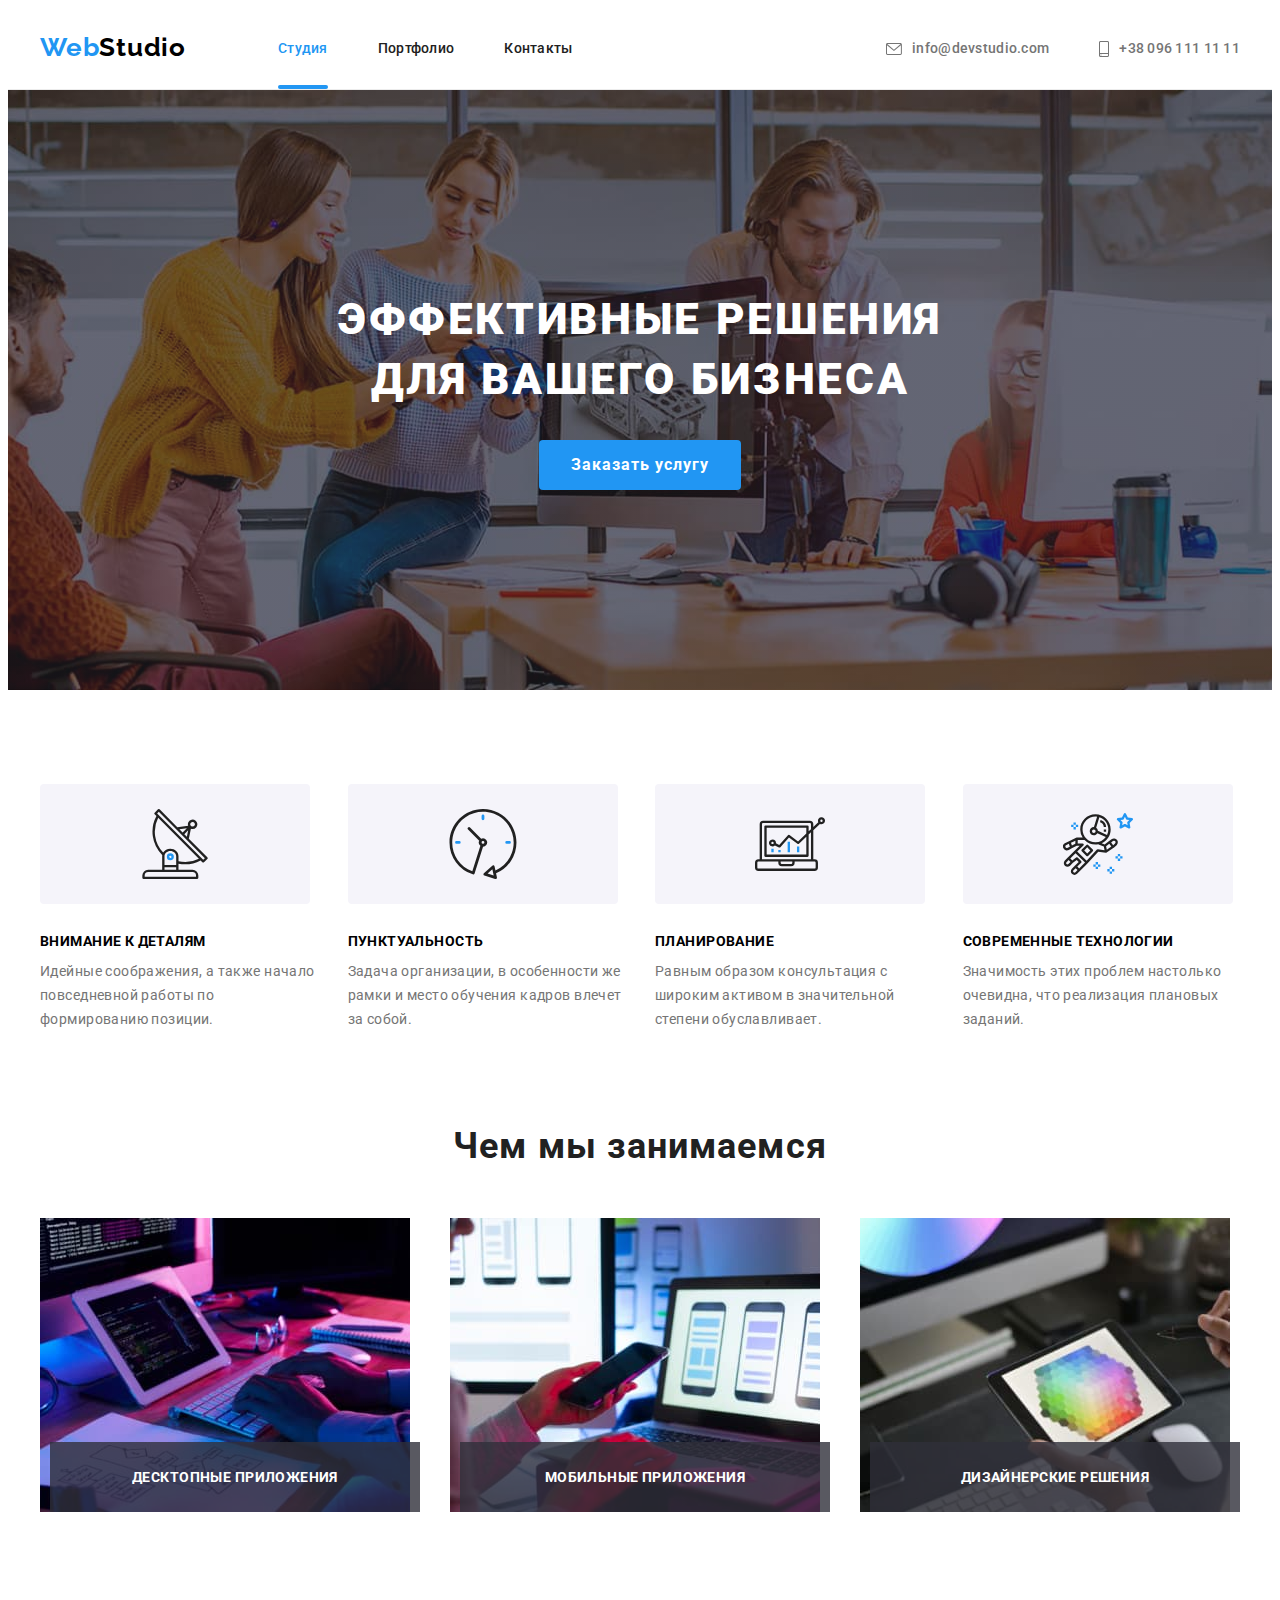
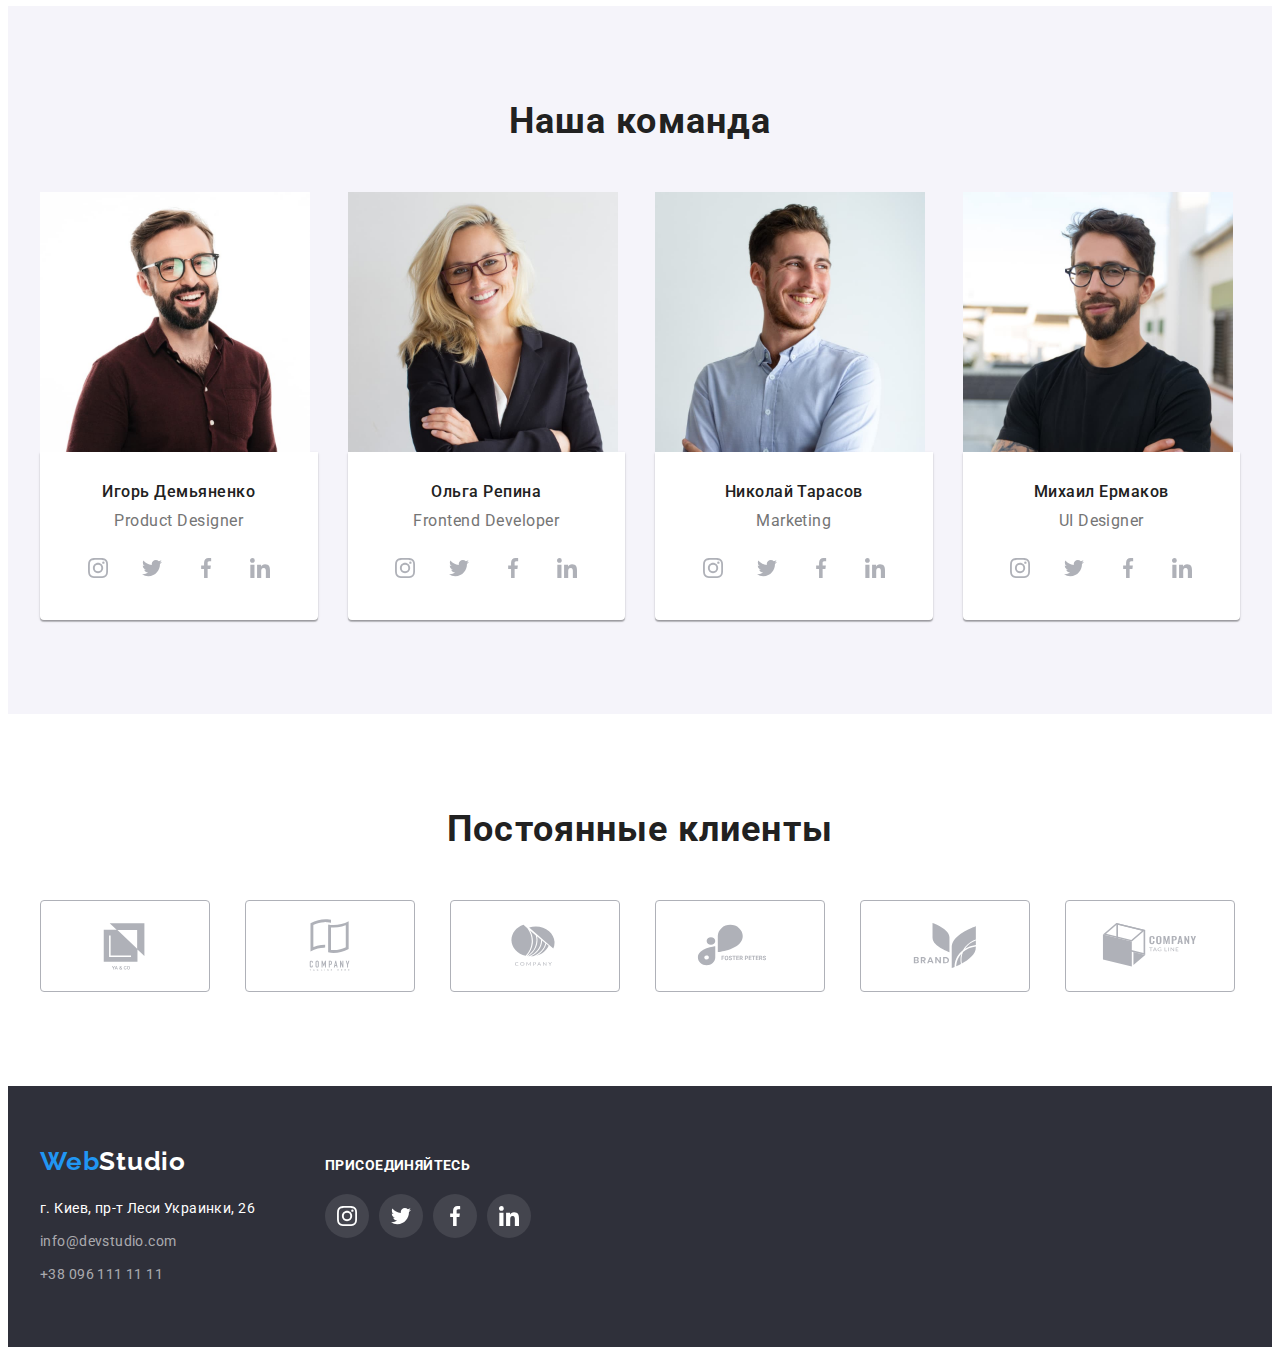
<file: index.html>
<!DOCTYPE html>
<html lang="ru">

<head>
  <meta charset="UTF-8" />
  <meta http-equiv="X-UA-Compatible" content="IE=edge" />
  <meta name="viewport" content="width=device-width, initial-scale=1.0" />
  <title>WebStudio</title>
  <link href="https://fonts.googleapis.com/css2?family=Raleway:wght@700&family=Roboto:wght@400;500;700;900&display=swap"
    rel="stylesheet" />
  <link rel="stylesheet" href="https://cdnjs.cloudflare.com/ajax/libs/modern-normalize/1.1.0/modern-normalize.min.css"
    integrity="sha512-wpPYUAdjBVSE4KJnH1VR1HeZfpl1ub8YT/NKx4PuQ5NmX2tKuGu6U/JRp5y+Y8XG2tV+wKQpNHVUX03MfMFn9Q=="
    crossorigin="anonymous" referrerpolicy="no-referrer" />
  <link rel="stylesheet" href="./css/styles.css" />
</head>

<body>
  <header class="head">
    <div class="container header-container">
      <nav class="nav">
        <a class="link logo" href="./index.html">
          <p lang="en"><span class="first-word">Web</span>Studio</p>
        </a>
        <ul class="list-nav">
          <li class="list-item current"><a class="link current" href="./index.html">Cтудия</a></li>
          <li class="list-item"><a class="link" href="./portfolio.html">Портфолио</a></li>
          <li class="list-item"><a class="link" href="">Контакты</a></li>
        </ul>
      </nav>
      <div class="contacts">
        <a class="link contacts-head" href="mailto:info@devstudio.com">
          <svg class="envelope" width="16" height="12">
            <use href="./images/icons.svg#envelope"></use>
          </svg>
          info@devstudio.com
        </a>
        <a class="link contacts-head" href="tel:+380961111111">
          <svg class="smartphone" width="10" height="16">
            <use href="./images/icons.svg#smartphone"></use>
          </svg>
          +38 096 111 11 11
        </a>
      </div>
    </div>
  </header>

  <main>
    <section class="hero">
      <div class="container">
        <h1 class="hero-title">
          Эффективные решения <span class="indent">для вашего бизнеса</span>
        </h1>
        <button data-modal-open class="hero-btn" type="button">Заказать услугу</button>
      </div>
    </section>

    <section class="section">
      <div class="container">
        <h2 class="hidden">Наши преимущества</h2>
        <ul class="list">
          <li class="list-item item-flex">
            <div class="icon-principles">
              <svg class="" width="70" height="70">
                <use href="./images/icons.svg#icon-antenna"></use>
              </svg>
            </div>
            <h3 class="principles-title">Внимание к деталям</h3>
            <p class="principles-text">
              Идейные соображения, а также начало повседневной работы по формированию позиции.
            </p>
          </li>
          <li class="list-item item-flex">
            <div class="icon-principles">
              <svg class="" width="70" height="70">
                <use href="./images/icons.svg#icon-clock"></use>
              </svg>
            </div>
            <h3 class="principles-title">Пунктуальность</h3>
            <p class="principles-text">
              Задача организации, в особенности же рамки и место обучения кадров влечет за собой.
            </p>
          </li>
          <li class="list-item item-flex">
            <div class="icon-principles">
              <svg class="" width="70" height="70">
                <use href="./images/icons.svg#icon-diagram"></use>
              </svg>
            </div>
            <h3 class="principles-title">Планирование</h3>
            <p class="principles-text">
              Равным образом консультация с широким активом в значительной степени обуславливает.
            </p>
          </li>
          <li class="list-item item-flex">
            <div class="icon-principles">
              <svg class="" width="70" height="70">
                <use href="./images/icons.svg#icon-astronaut"></use>
              </svg>
            </div>
            <h3 class="principles-title">Современные технологии</h3>
            <p class="principles-text">
              Значимость этих проблем настолько очевидна, что реализация плановых заданий.
            </p>
          </li>
        </ul>
      </div>
    </section>

    <section class="subject section">
      <div class="container">
        <h2 class="subject-title">Чем мы занимаемся</h2>
        <ul class="list">
          <li class="list-item card-work">
            <img src="./images/box-1.jpg" width="370" alt="руки человека на клавиатуре компьютера" />
            <div class="card-work-text">
              <p class="text-work">Десктопные приложения</p>
            </div>
          </li>
          <li class="list-item card-work">
            <img src="./images/box-2.jpg" width="370" alt="человек за компьютером, держащий в руке телефон" />
            <div class="card-work-text">
              <p class="text-work">Мобильные приложения</p>
            </div>
          </li>
          <li class="list-item card-work">
            <img src="./images/box-3.jpg" width="370" alt="человек, рисующий на планшете" />
            <div class="card-work-text">
              <p class="text-work">Дизайнерские решения</p>
            </div>
          </li>
        </ul>
      </div>
    </section>

    <section class="team section">
      <div class="container">
        <h2 class="team-title">Наша команда</h2>
        <ul class="list">
          <li class="list-item card-team">
            <img src="./images/img-1.jpg" width="270" alt="Фото Игоря Демьяненко" />
            <div class="team-container">
              <h3 class="team-name">Игорь Демьяненко</h3>
              <p class="team-position" lang="en">Product Designer</p>
              <ul class="list-social">
                <li class="list-item icon-item-social">
                  <a class="link link-icon" href="">
                    <svg class="social-icon" width="20" height="20">
                      <use href="./images/icons.svg#icon-instagram"></use>
                    </svg>
                  </a>
                </li>
                <li class="list-item icon-item-social">
                  <a class="link link-icon" href="">
                    <svg class="social-icon" width="20" height="20">
                      <use href="./images/icons.svg#icon-twitter"></use>
                    </svg>
                  </a>
                </li>
                <li class="list-item icon-item-social">
                  <a class="link link-icon" href="">
                    <svg class="social-icon" width="20" height="20">
                      <use href="./images/icons.svg#icon-facebook"></use>
                    </svg>
                  </a>
                </li>
                <li class="list-item icon-item-social">
                  <a class="link link-icon" href="">
                    <svg class="social-icon" width="20" height="20">
                      <use href="./images/icons.svg#icon-linkedin"></use>
                    </svg>
                  </a>
                </li>
              </ul>
            </div>
          </li>
          <li class="list-item card-team">
            <img src="./images/img-2.jpg" width="270" alt="Фото Ольги Репиной" />
            <div class="team-container">
              <h3 class="team-name">Ольга Репина</h3>
              <p class="team-position" lang="en">Frontend Developer</p>
              <ul class="list-social">
                <li class="list-item icon-item-social">
                  <a class="link link-icon" href="">
                    <svg class="social-icon" width="20" height="20">
                      <use href="./images/icons.svg#icon-instagram"></use>
                    </svg>
                  </a>
                </li>
                <li class="list-item icon-item-social">
                  <a class="link link-icon" href="">
                    <svg class="social-icon" width="20" height="20">
                      <use href="./images/icons.svg#icon-twitter"></use>
                    </svg>
                  </a>
                </li>
                <li class="list-item icon-item-social">
                  <a class="link link-icon" href="">
                    <svg class="social-icon" width="20" height="20">
                      <use href="./images/icons.svg#icon-facebook"></use>
                    </svg>
                  </a>
                </li>
                <li class="list-item icon-item-social">
                  <a class="link link-icon" href="">
                    <svg class="social-icon" width="20" height="20">
                      <use href="./images/icons.svg#icon-linkedin"></use>
                    </svg>
                  </a>
                </li>
              </ul>
            </div>
          </li>
          <li class="list-item card-team">
            <img src="./images/img-3.jpg" width="270" alt="Фото Николая Тарасова" />
            <div class="team-container">
              <h3 class="team-name">Николай Тарасов</h3>
              <p class="team-position" lang="en">Marketing</p>
              <ul class="list-social">
                <li class="list-item icon-item-social">
                  <a class="link link-icon" href="">
                    <svg class="social-icon" width="20" height="20">
                      <use href="./images/icons.svg#icon-instagram"></use>
                    </svg>
                  </a>
                </li>
                <li class="list-item icon-item-social">
                  <a class="link link-icon" href="">
                    <svg class="social-icon" width="20" height="20">
                      <use href="./images/icons.svg#icon-twitter"></use>
                    </svg>
                  </a>
                </li>
                <li class="list-item icon-item-social">
                  <a class="link link-icon" href="">
                    <svg class="social-icon" width="20" height="20">
                      <use href="./images/icons.svg#icon-facebook"></use>
                    </svg>
                  </a>
                </li>
                <li class="list-item icon-item-social">
                  <a class="link link-icon" href="">
                    <svg class="social-icon" width="20" height="20">
                      <use href="./images/icons.svg#icon-linkedin"></use>
                    </svg>
                  </a>
                </li>
              </ul>
            </div>
          </li>
          <li class="list-item card-team">
            <img src="./images/img-4.jpg" width="270" alt="Фото Михаила Ермакова" />
            <div class="team-container">
              <h3 class="team-name">Михаил Ермаков</h3>
              <p class="team-position" lang="en">UI Designer</p>
              <ul class="list-social">
                <li class="list-item icon-item-social">
                  <a class="link link-icon" href="">
                    <svg class="social-icon" width="20" height="20">
                      <use href="./images/icons.svg#icon-instagram"></use>
                    </svg>
                  </a>
                </li>
                <li class="list-item icon-item-social">
                  <a class="link link-icon" href="">
                    <svg class="social-icon" width="20" height="20">
                      <use href="./images/icons.svg#icon-twitter"></use>
                    </svg>
                  </a>
                </li>
                <li class="list-item icon-item-social">
                  <a class="link link-icon" href="">
                    <svg class="social-icon" width="20" height="20">
                      <use href="./images/icons.svg#icon-facebook"></use>
                    </svg>
                  </a>
                </li>
                <li class="list-item icon-item-social">
                  <a class="link link-icon" href="">
                    <svg class="social-icon" width="20" height="20">
                      <use href="./images/icons.svg#icon-linkedin"></use>
                    </svg>
                  </a>
                </li>
              </ul>
            </div>
          </li>
        </ul>
      </div>
    </section>
    <section class="clients section">
      <div class="container">
        <h2 class="team-title">Постоянные клиенты</h2>
        <ul class="list">
          <li class="icon-clients list-item">
            <a href="" class="link client">
              <svg class="icon-item" width="106" height="60">
                <use href="./images/icons.svg#icon-client1"></use>
              </svg>
            </a>
          </li>
          <li class="icon-clients list-item">
            <a href="" class="link client">
              <svg class="icon-item" width="106" height="60">
                <use href="./images/icons.svg#icon-client2"></use>
              </svg>
            </a>
          </li>

          <li class="icon-clients list-item">
            <a href="" class="link client">
              <svg class="icon-item" width="106" height="60">
                <use href="./images/icons.svg#icon-client3"></use>
              </svg>
            </a>
          </li>
          <li class="icon-clients list-item">
            <a href="" class="link client">
              <svg class="icon-item" width="106" height="60">
                <use href="./images/icons.svg#icon-client4"></use>
              </svg>
            </a>
          </li>
          <li class="icon-clients list-item">
            <a href="" class="link client">
              <svg class="icon-item" width="106" height="60">
                <use href="./images/icons.svg#icon-client5"></use>
              </svg>
            </a>
          </li>
          <li class="icon-clients list-item">
            <a href="" class="link client">
              <svg class="icon-item" width="106" height="60">
                <use href="./images/icons.svg#icon-client6"></use>
              </svg>
            </a>
          </li>
        </ul>
      </div>
    </section>
  </main>
  <footer class="footer">
    <div class="container items-footer">
      <div class="logo-adress">
        <a class="link logo logo-footer" href="./index.html">
          <p lang="en"><span class="first-word">Web</span>Studio</p>
        </a>
        <address class="address-container">
          <ul class="address-text">
            <li class="list-item map">
              <a class="link-contacts link" href="">г. Киев, пр-т Леси Украинки, 26 </a>
            </li>
            <li class="list-item mail">
              <a class="link contacts-footer" href="mailto:info@devstudio.com">info@devstudio.com</a>
            </li>
            <li class="list-item">
              <a class="link contacts-footer" href="tel:+380961111111">+38 096 111 11 11</a>
            </li>
          </ul>
        </address>
      </div>
      <div class="links-footer">
        <p class="text-footer">Присоединяйтесь</p>
        <ul class="list-social-footer">
          <li class="list-item icon-item-social">
            <a class="link link-icon-footer" href="">
              <svg class="social-icon-footer" width="20" height="20">
                <use href="./images/icons.svg#icon-instagram"></use>
              </svg>
            </a>
          </li>
          <li class="list-item icon-item-social">
            <a class="link link-icon-footer" href="">
              <svg class="social-icon-footer" width="20" height="20">
                <use href="./images/icons.svg#icon-twitter"></use>
              </svg>
            </a>
          </li>
          <li class="list-item icon-item-social">
            <a class="link link-icon-footer" href="">
              <svg class="social-icon-footer" width="20" height="20">
                <use href="./images/icons.svg#icon-facebook"></use>
              </svg>
            </a>
          </li>
          <li class="list-item icon-item-social">
            <a class="link link-icon-footer" href="">
              <svg class="social-icon-footer" width="20" height="20">
                <use href="./images/icons.svg#icon-linkedin"></use>
              </svg>
            </a>
          </li>
        </ul>
      </div>
    </div>
  </footer>
  <div class="backdrop is-hidden" data-modal>
    <div class="modal">
      <button type="button" class="close-modal" data-modal-close>&#10006;</button>
    </div>
  </div>
  <script src="./js/modal.js"></script>
</body>

</html>
</file>
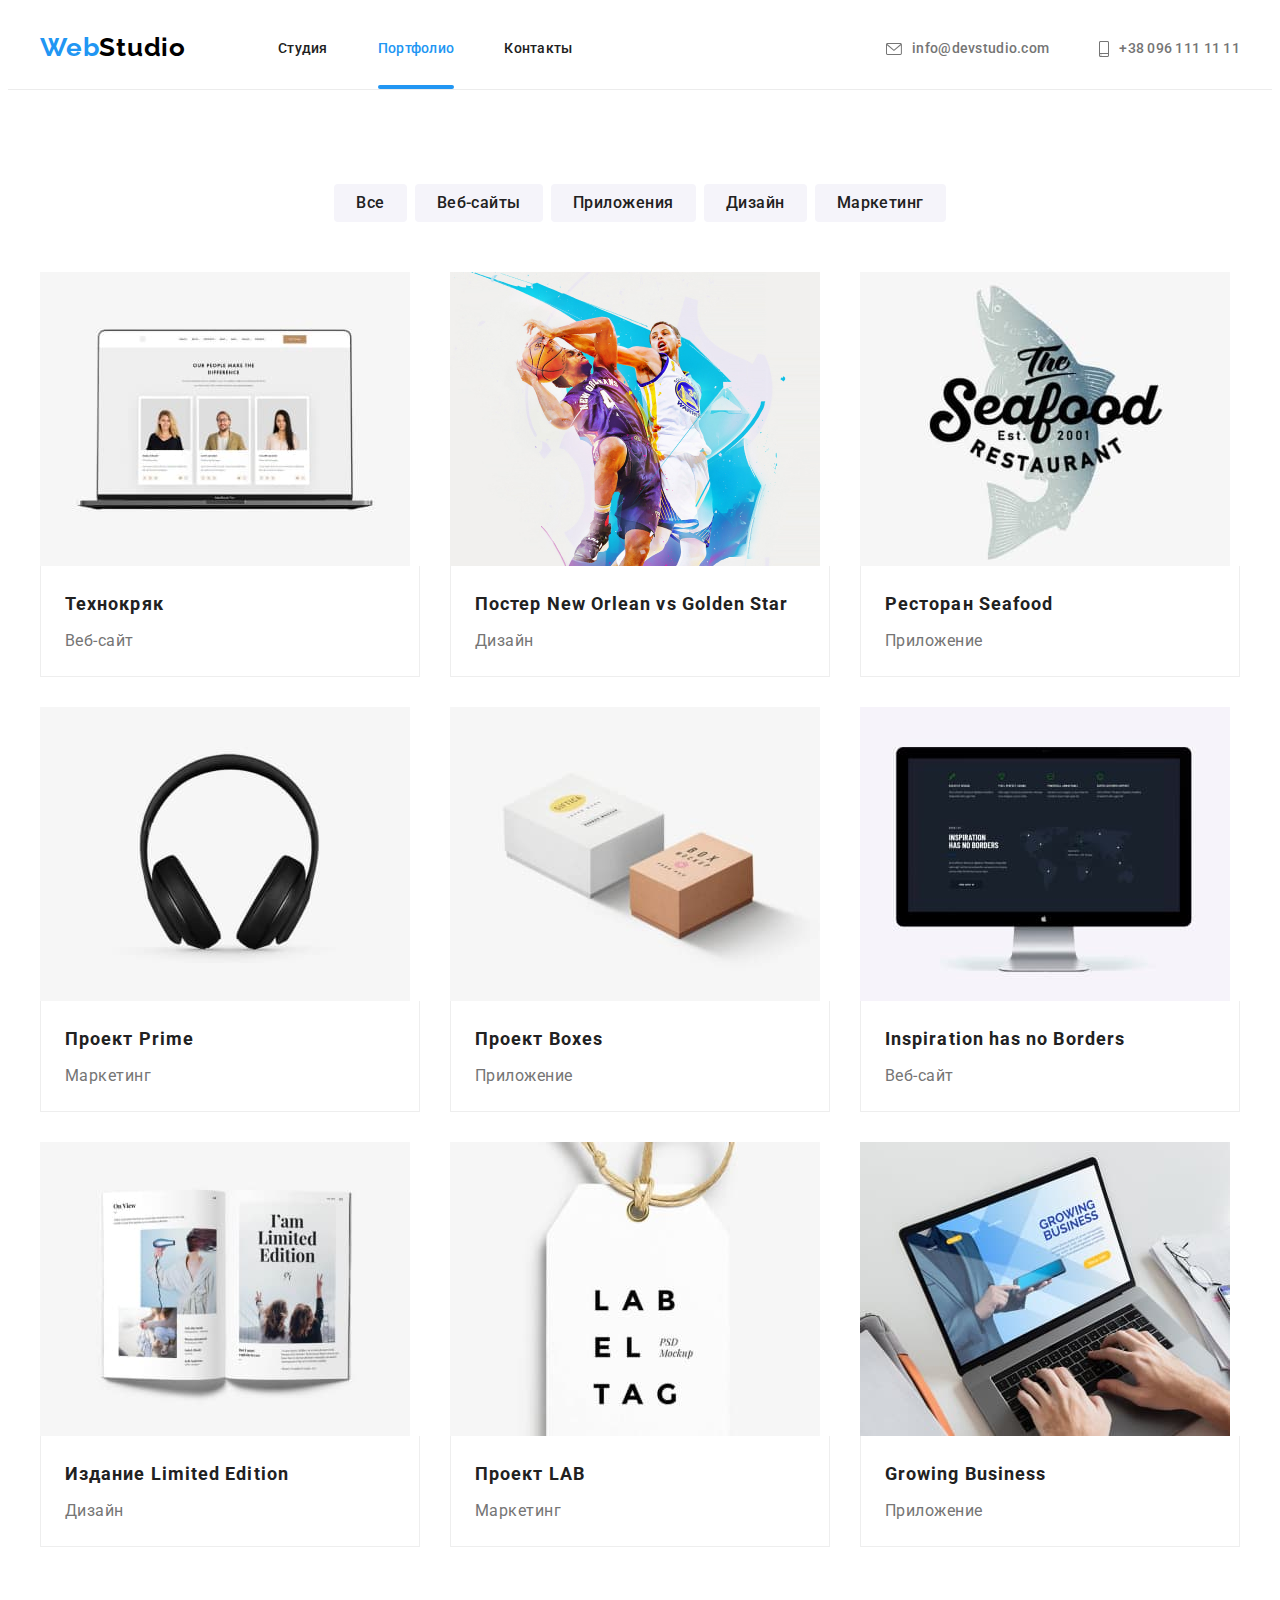
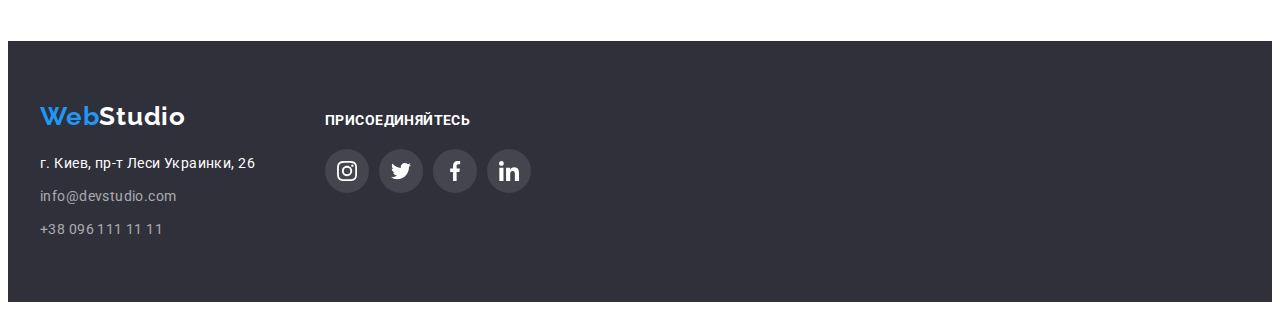
<file: portfolio.html>
<!DOCTYPE html>
<html lang="ru">

<head>
  <meta charset="UTF-8" />
  <meta http-equiv="X-UA-Compatible" content="IE=edge" />
  <meta name="viewport" content="width=device-width, initial-scale=1.0" />
  <title>WebStudio</title>
  <link href="https://fonts.googleapis.com/css2?family=Raleway:wght@700&family=Roboto:wght@400;500;700;900&display=swap"
    rel="stylesheet" />
  <link rel="stylesheet" href="https://cdnjs.cloudflare.com/ajax/libs/modern-normalize/1.1.0/modern-normalize.min.css"
    integrity="sha512-wpPYUAdjBVSE4KJnH1VR1HeZfpl1ub8YT/NKx4PuQ5NmX2tKuGu6U/JRp5y+Y8XG2tV+wKQpNHVUX03MfMFn9Q=="
    crossorigin="anonymous" referrerpolicy="no-referrer" />
  <link rel="stylesheet" href="./css/styles.css" />
</head>

<body>
  <header class="head">
    <div class="container header-container">
      <nav class="nav">
        <a class="link logo" href="./index.html">
          <p lang="en"><span class="first-word">Web</span>Studio</p>
        </a>
        <ul class="list-nav">
          <li class="list-item"><a class="link" href="./index.html">Cтудия</a></li>
          <li class="list-item current"><a class="link current" href="./portfolio.html">Портфолио</a></li>
          <li class="list-item"><a class="link" href="">Контакты</a></li>
        </ul>
      </nav>
      <div class="contacts">
        <a class="link contacts-head" href="mailto:info@devstudio.com">
          <svg class="envelope" width="16px" height="12px">
            <use href="./images/icons.svg#envelope"></use>
          </svg>
          info@devstudio.com
        </a>
        <a class="link contacts-head" href="tel:+380961111111">
          <svg class="smartphone" width="10px" height="16px">
            <use href="./images/icons.svg#smartphone"></use>
          </svg>
          +38 096 111 11 11
        </a>
      </div>
    </div>
  </header>
  <main>
    <section class="menu section">
      <div class="container">
        <ul class="list-menu">
          <li class="list-item list-btn">
            <button class="nav-btn" type="button">Все</button>
          </li>
          <li class="list-item list-btn">
            <button class="nav-btn" type="button">Веб-сайты</button>
          </li>
          <li class="list-item list-btn">
            <button class="nav-btn" type="button">Приложения</button>
          </li>
          <li class="list-item list-btn">
            <button class="nav-btn" type="button">Дизайн</button>
          </li>
          <li class="list-item list-btn">
            <button class="nav-btn" type="button">Маркетинг</button>
          </li>
        </ul>
        <ul class="list">
          <li class="list-item item-card">
            <a class="link-portfolio" href="">
              <div class="portfolio-picture">
                <img src="./images/images-portfolio/tehnokryak.jpg" alt="Ноутбук" width="370" />
                <p class="card-text">Ресурс предлагает комплексные предложения с разным уровнем функционала и сервисов.
                  Все это позволит посетителю получить исчерпывающие сведения о компании или частном лице.</p>
              </div>
              <div class="job-container">
                <h2 class="name-job">Технокряк</h2>
                <p class="kind-job">Веб-сайт</p>
              </div>
            </a>
          </li>
          <li class="list-item item-card">
            <a class="link-portfolio" href="">
              <div class="portfolio-picture">
                <img src="./images/images-portfolio/poster.jpg" alt="Два игрока в баскетболл" width="370" />
                <p class="card-text">Ресурс предлагает комплексные предложения с разным уровнем функционала и сервисов.
                  Все это позволит посетителю получить исчерпывающие сведения о компании или частном лице.</p>
              </div>
              <div class="job-container">
                <h2 class="name-job">Постер <span lang="en">New Orlean vs Golden Star</span></h2>
                <p class="kind-job">Дизайн</p>
              </div>
            </a>
          </li>
          <li class="list-item item-card">
            <a class="link-portfolio" href="">
              <div class="portfolio-picture">
                <img src="./images/images-portfolio/restoran.jpg" alt="Логотип ресторана" width="370" />
                <p class="card-text">Ресурс предлагает комплексные предложения с разным уровнем функционала и сервисов.
                  Все это позволит посетителю получить исчерпывающие сведения о компании или частном лице.</p>
              </div>
              <div class="job-container">
                <h2 class="name-job">Ресторан Seafood</h2>
                <p class="kind-job">Приложение</p>
              </div>
            </a>
          </li>
          <li class="list-item item-card">
            <a class="link-portfolio" href="">
              <div class="portfolio-picture">
                <img src="./images/images-portfolio/prime.jpg" alt="Наушники" width="370" />
                <p class="card-text">Ресурс предлагает комплексные предложения с разным уровнем функционала и сервисов.
                  Все это позволит посетителю получить исчерпывающие сведения о компании или частном лице.</p>
              </div>
              <div class="job-container">
                <h2 class="name-job">Проект <span lang="en">Prime</span></h2>
                <p class="kind-job">Маркетинг</p>
              </div>
            </a>
          </li>
          <li class="list-item item-card">
            <a class="link-portfolio" href="">
              <div class="portfolio-picture">
                <img src="./images/images-portfolio/boxes.jpg" alt="Две коробки" width="370" />
                <p class="card-text">Ресурс предлагает комплексные предложения с разным уровнем функционала и сервисов.
                  Все это позволит посетителю получить исчерпывающие сведения о компании или частном лице.</p>
              </div>
              <div class="job-container">
                <h2 class="name-job">Проект <span lang="en">Boxes</span></h2>
                <p class="kind-job">Приложение</p>
              </div>
            </a>
          </li>
          <li class="list-item item-card">
            <a class="link-portfolio" href="">
              <div class="portfolio-picture">
                <img src="./images/images-portfolio/inspiration.jpg" alt="Монитор" width="370" />
                <p class="card-text">Ресурс предлагает комплексные предложения с разным уровнем функционала и сервисов.
                  Все это позволит посетителю получить исчерпывающие сведения о компании или частном лице.</p>
              </div>
              <div class="job-container">
                <h2 class="name-job" lang="en">Inspiration has no Borders</h2>
                <p class="kind-job">Веб-сайт</p>
              </div>
            </a>
          </li>
          <li class="list-item item-card">
            <a class="link-portfolio" href="">
              <div class="portfolio-picture">
                <img src="./images/images-portfolio/limited.jpg" alt="Открытый разворот журнала" width="370" />
                <p class="card-text">Ресурс предлагает комплексные предложения с разным уровнем функционала и сервисов.
                  Все это позволит посетителю получить исчерпывающие сведения о компании или частном лице.</p>
              </div>
              <div class="job-container">
                <h2 class="name-job">Издание <span lang="en">Limited Edition</span></h2>
                <p class="kind-job">Дизайн</p>
              </div>
            </a>
          </li>
          <li class="list-item item-card">
            <a class="link-portfolio" href="">
              <div class="portfolio-picture">
                <img src="./images/images-portfolio/lab.jpg" alt="Лейба с текстовым логотипом" width="370" />
                <p class="card-text">Ресурс предлагает комплексные предложения с разным уровнем функционала и сервисов.
                  Все это позволит посетителю получить исчерпывающие сведения о компании или частном лице.</p>
              </div>
              <div class="job-container">
                <h2 class="name-job">Проект <span lang="en">LAB</span></h2>
                <p class="kind-job">Маркетинг</p>
              </div>
            </a>
          </li>
          <li class="list-item item-card">
            <a class="link-portfolio" href="">
              <div class="portfolio-picture">
                <img src="./images/images-portfolio/growing.jpg" alt="работа за компьютером" width="370" />
                <p class="card-text">Ресурс предлагает комплексные предложения с разным уровнем функционала и сервисов.
                  Все это позволит посетителю получить исчерпывающие сведения о компании или частном лице.</p>
              </div>
              <div class="job-container">
                <h2 class="name-job" lang="en">Growing Business</h2>
                <p class="kind-job">Приложение</p>
              </div>
            </a>
          </li>
        </ul>
      </div>
    </section>
  </main>
  <footer class="footer">
    <div class="container items-footer">
      <div class="logo-adress">
        <a class="link logo logo-footer" href="./index.html">
          <p lang="en"><span class="first-word">Web</span>Studio</p>
        </a>
        <address class="address-container">
          <ul class="address-text">
            <li class="list-item map">
              <a class="link-contacts link" href="">г. Киев, пр-т Леси Украинки, 26 </a>
            </li>
            <li class="list-item mail">
              <a class="link contacts-footer" href="mailto:info@devstudio.com">info@devstudio.com</a>
            </li>
            <li class="list-item">
              <a class="link contacts-footer" href="tel:+380961111111">+38 096 111 11 11</a>
            </li>
          </ul>
        </address>
      </div>
      <div class="links-footer">
        <p class="text-footer">Присоединяйтесь</p>
        <ul class="list-social-footer">
          <li class="list-item icon-item-social">
            <a class="link link-icon-footer" href="">
              <svg class="social-icon-footer" width="20" height="20">
                <use href="./images/icons.svg#icon-instagram"></use>
              </svg>
            </a>
          </li>
          <li class="list-item icon-item-social">
            <a class="link link-icon-footer" href="">
              <svg class="social-icon-footer" width="20" height="20">
                <use href="./images/icons.svg#icon-twitter"></use>
              </svg>
            </a>
          </li>
          <li class="list-item icon-item-social">
            <a class="link link-icon-footer" href="">
              <svg class="social-icon-footer" width="20" height="20">
                <use href="./images/icons.svg#icon-facebook"></use>
              </svg>
            </a>
          </li>
          <li class="list-item icon-item-social">
            <a class="link link-icon-footer" href="">
              <svg class="social-icon-footer" width="20" height="20">
                <use href="./images/icons.svg#icon-linkedin"></use>
              </svg>
            </a>
          </li>
        </ul>
      </div>
    </div>
  </footer>
</body>

</html>
</file>
<file: css/styles.css>
:root {
 --logo-font-family: 'Raleway', sans-serif;
 --primary-font-family: 'Roboto', sans-serif;
 --accent-color: #2196f3;
 --secondary-blue-color: #188ce8;
 --back-color: #2f303a;
 --primary-text-color: #212121;
 --secondary-text-color: #757575;
 --white-color: #ffffff;
 --dark-color: #000000;
 --btn-nav-color: #f5f4fa;
 --border-color: #eeeeee;
 --line-color: #ececec;
 --border-color-icon: #afb1b8;
 --white-transparent: #ffffff99;
}
body {
 font-family: var(--primary-font-family), sans-serif;
 color: var(--secondary-text-color);
}
h1,
h2,
h3,
h4,
p {
 margin-top: 0;
 margin-bottom: 0;
}
ul,
ol {
 margin-top: 0;
 margin-bottom: 0;
 padding-left: 0;
}
img {
 display: block;
}
.container {
 width: 1200px;
 padding-left: 15px;
 padding-right: 15px;
 margin-left: auto;
 margin-right: auto;
}
.section {
 padding-top: 94px;
 padding-bottom: 94px;
}
.head {
 border-bottom: 1px solid var(--line-color);
 padding-top: 24px;
 /* padding-bottom: 24px; */
}
.header-container {
 display: flex;
 align-items: flex-start;
}
.nav {
 display: flex;
 align-items: flex-start;
}
.list-nav {
 display: flex;
 align-items: center;
 padding-top: 9px;
}
.list-item {
 list-style: none;
}
.list-nav > .list-item:not(:last-child) {
 margin-right: 50px;
}
.link {
 text-decoration: none;
 color: inherit;
 transition: color 250ms cubic-bezier(0.4, 0, 0.2, 1);
}
.link:hover,
.link:focus {
 color: var(--accent-color);
}
.logo {
 font-family: var(--logo-font-family);
 font-style: normal;
 font-weight: 700;
 font-size: 26px;
 line-height: 1.19;
 letter-spacing: 0.03em;
 color: var(--dark-color);
 margin-right: 92px;
}

.first-word {
 color: var(--accent-color);
}
.list-nav,
.contacts-head {
 font-style: normal;
 font-weight: 500;
 font-size: 14px;
 line-height: 1.14;
 letter-spacing: 0.02em;
 color: var(--primary-text-color);
 align-items: flex-start;
}
.list-nav .link.current {
 color: var(--accent-color);
}
.link.current::after {
  content: "";
  width: 100%;
  height: 4px;
  display: block;
  background-color: var(--accent-color);
  border-radius: 2px;
  margin-top: 28px;
}
.envelope,
.smartphone {
 margin-right: 10px;
 fill: currentColor;
}
.contacts-head {
 display: flex;
 color: var(--secondary-text-color);
 align-items: center;
}
/* .contacts-head:hover {
 color: var(--accent-color);
} */
.contacts {
 display: flex;
 margin-left: auto;
 padding-top: 9px;
}
.contacts-head:not(:last-child) {
 margin-right: 50px;
}

.hero {
 background-color: var(--back-color);
 padding-top: 200px;
 padding-bottom: 200px;
 text-align: center;
 background-image: linear-gradient(rgba(47, 48, 58, 0.4), rgba(47, 48, 58, 0.4)),
  url('../images/Img-background.jpg');
 background-repeat: no-repeat;
 background-position: center;
 background-size: cover;
 max-width: 1600px;
 margin-left: auto;
 margin-right: auto;
}
.hero-title {
 font-weight: 900;
 font-size: 44px;
 line-height: 1.36;
 letter-spacing: 0.06em;
 text-transform: uppercase;
 color: var(--white-color);
 margin-bottom: 30px;
}
.hero-btn {
 font-family: inherit;
 font-size: 16px;
 font-style: normal;
 font-weight: 700;
 line-height: 1.88;
 letter-spacing: 0.06em;
 text-align: center;
 color: var(--white-color);
 background-color: var(--accent-color);
 cursor: pointer;
 padding: 10px 32px;
 border-radius: 4px;
 border: 0px;
 transition: background-color 250ms cubic-bezier(0.4, 0, 0.2, 1);
}
.indent {
 display: block;
}
.hero-btn:hover,
.hero-btn:focus {
 background-color: var(--secondary-blue-color);
}
.list {
 display: flex;
 margin-left: -30px;
 margin-top: -30px;
 flex-wrap: wrap;
}
.hidden {
 position: absolute;
 width: 1px;
 height: 1px;
 margin: -1px;
 padding: 0;
 overflow: hidden;
 border: 0;
 clip: rect(0 0 0 0);
}
.item-flex {
 margin-left: 30px;
 margin-top: 30px;
 flex-basis: calc((100% - 120px) / 4);
}
.icon-principles {
 display: flex;
 width: 270px;
 height: 120px;
 background-color: var(--btn-nav-color);
 justify-content: center;
 align-items: center;
 border-radius: 4px;
 margin-bottom: 30px;
}
.principles-title {
 font-size: 14px;
 font-weight: 700;
 line-height: 1.14;
 letter-spacing: 0.03em;
 text-align: left;
 color: var(--dark-color);
 margin-bottom: 10px;
 text-transform: uppercase;
}
.principles-text {
 font-size: 14px;
 line-height: 1.71;
 letter-spacing: 0.03em;
}
.subject {
 padding-top: 0px;
}
.subject-title,
.team-title {
 font-weight: 700;
 font-size: 36px;
 line-height: 1.17;
 text-align: center;
 letter-spacing: 0.03em;
 color: var(--primary-text-color);
 margin-bottom: 50px;
}
.card-work {
 position: relative;
 margin-left: 30px;
 margin-top: 30px;
 flex-basis: calc((100% - 90px) / 3);
}
.card-work-text {
  position: absolute;
  width: 370px;
  height: 70px;
  bottom: 0;
  right: 0;
  background-color: rgba(47, 48, 58, 0.8);
  text-align: center;
}
.text-work {
  padding-top: 27px;
  padding-bottom: 27px;
  font-family: var(--primary-font-family);
  font-weight: 700;
  font-size: 14px;
  line-height: 1.15;
  letter-spacing: 0.03em;
  text-transform: uppercase;
  color: var(--white-color);
}
.team {
 background-color: var(--btn-nav-color);
}
.team-name {
 font-weight: 500;
 color: var(--primary-text-color);
 margin-bottom: 10px;
}
.team-position,
.team-name {
 font-size: 16px;
 line-height: 1.19;
 text-align: center;
 letter-spacing: 0.03em;
}
.card-team {
 margin-left: 30px;
 margin-top: 30px;
 flex-basis: calc((100% - 120px) / 4);
}
.team-container {
 background-color: var(--white-color);
 box-shadow: 0px 1px 3px rgba(0, 0, 0, 0.12), 0px 1px 1px rgba(0, 0, 0, 0.14),
  0px 2px 1px rgba(0, 0, 0, 0.2);
 border-radius: 0px 0px 4px 4px;
 padding: 30px 30px 30px 30px;
}
.list-social {
 display: flex;
 justify-content: center;
 align-items: center;
 margin-top: 16px;
}
.link-icon {
 display: flex;
 width: 44px;
 height: 44px;
 border: 0;
 border-radius: 50%;
 justify-content: center;
 align-items: center;
 color: var(--border-color-icon);
 transition: background-color 250ms cubic-bezier(0.4, 0, 0.2, 1);
}
.link-icon:hover,
.link-icon:focus {
 background-color: var(--accent-color);
}
.icon-item-social:not(:last-child) {
 margin-right: 10px;
}
.list-social {
 margin-top: 16px;
}
.social-icon,
.social-icon-footer {
 fill: currentColor;
 transition: color 250ms cubic-bezier(0.4, 0, 0.2, 1);
}
.link-icon:hover .social-icon,
.link-icon:focus .social-icon {
 color: var(--white-color);
}

.client {
 display: flex;
 width: 170px;
 height: 92px;
 border: 1px solid var(--border-color-icon);
 box-sizing: border-box;
 border-radius: 4px;
 justify-content: center;
 align-items: center;
 color: var(--border-color-icon);
 transition: color 250ms cubic-bezier(0.4, 0, 0.2, 1), 
 border-color 250ms cubic-bezier(0.4, 0, 0.2, 1);
}
.icon-clients {
 margin-left: 30px;
 margin-top: 30px;
 flex-basis: calc((100% - 180px) / 6);
}
.icon-item {
 fill: currentColor;
}
.client:hover {
 color: var(--accent-color);
 border-color: var(--accent-color);
}

.footer {
 background-color: var(--back-color);
 padding-top: 60px;
 padding-bottom: 60px;
}
.logo-footer {
 display: inline-block;
 color: var(--white-color);
 margin-right: 0px;
 margin-bottom: 20px;
}
.address-text {
 font-style: normal;
 font-weight: 400;
 font-size: 14px;
 line-height: 1.71;
 letter-spacing: 0.03em;
 color: var(--white-color);
}

.map,
.mail {
 margin-bottom: 9px;
}
.contacts-footer {
 color: var(--white-transparent);
}
.link-contacts {
  transition: color 250ms cubic-bezier(0.4, 0, 0.2, 1);
}
.link-contacts:hover,
.link-contacts:focus {
 color: var(--accent-color);
}
.items-footer {
 display: flex;
 align-items: baseline;
}
.links-footer {
 max-width: fit-content;
 margin-left: 70px;
}
.list-social-footer {
 display: flex;
 justify-content: center;
 align-items: center;
 margin-top: 20px;
}
.text-footer {
 font-size: 14px;
 font-weight: 700;
 line-height: 1.14;
 letter-spacing: 0.03em;
 text-align: left;
 text-transform: uppercase;
 color: var(--white-color);
}
.link-icon-footer {
 display: flex;
 width: 44px;
 height: 44px;
 border: 0;
 border-radius: 50%;
 justify-content: center;
 align-items: center;
 background-color: rgba(255, 255, 255, 0.1);
 color: var(--white-color);
 transition: background-color 250ms cubic-bezier(0.4, 0, 0.2, 1);
}
.link-icon-footer:hover,
.link-icon-footer:focus {
 background-color: var(--accent-color);
}
.social-icon-footer {
  transition: color 250ms cubic-bezier(0.4, 0, 0.2, 1);
}
.link-icon-footer:hover .social-icon-footer,
.link-icon-footer:focus .social-icon-footer {
 color: var(--white-color);
}

/* --PORTFOLIO-- */

.nav-btn {
 font-family: var(--primary-font-family);
 font-style: normal;
 font-weight: 500;
 font-size: 16px;
 line-height: 1.63;
 text-align: center;
 letter-spacing: 0.03em;
 background-color: var(--btn-nav-color);
 cursor: pointer;
 color: var(--primary-text-color);
 border: 0;
 border-radius: 4px;
 padding: 6px 22px;
 transition: color 250ms cubic-bezier(0.4, 0, 0.2, 1),
             background-color 250ms cubic-bezier(0.4, 0, 0.2, 1),
             box-shadow 250ms cubic-bezier(0.4, 0, 0.2, 1);
}
.list-btn:not(:last-child) {
 margin-right: 8px;
}
.nav-btn:hover,
.nav-btn:focus {
 background-color: var(--accent-color);
 color: var(--white-color);
 box-shadow: 0px 3px 1px rgba(0, 0, 0, 0.1), 0px 1px 2px rgba(0, 0, 0, 0.08),
  0px 2px 2px rgba(0, 0, 0, 0.12);
}
.list-menu {
 display: flex;
 justify-content: center;
 margin-bottom: 50px;
}
.item-card {
 margin-left: 30px;
 margin-top: 30px;
 flex-basis: calc((100% - 90px) / 3);
}
.job-container {
 border: 1px solid var(--border-color);
 border-top: 0;
 background-color: var(--white-color);
 padding: 20px 24px 20px 24px;
}
.link-portfolio {
 display: block;
 text-decoration: none;
 color: inherit;
 transition: box-shadow 250ms cubic-bezier(0.4, 0, 0.2, 1);
}
.link-portfolio:hover,
.link-portfolio:focus {
 box-shadow: 0px 1px 1px rgba(0, 0, 0, 0.12), 0px 4px 4px rgba(0, 0, 0, 0.06),
  1px 4px 6px rgba(0, 0, 0, 0.16);
}
.portfolio-picture {
  position: relative;
  overflow: hidden;
}
.card-text {
  position: absolute;
  top: 0;
  width: 370px;
  height: 294px;
  background-color: rgba(33, 150, 243, 0.9);
  font-family: 'Roboto';
  font-weight: 400;
  font-size: 18px;
  line-height: 1.56;
  letter-spacing: 0.03em;
  color: var(--white-color);
  padding: 63px 24px ;
  transform: translateY(101%);
  transition: transform 250ms cubic-bezier(0.4, 0, 0.2, 1);
}
.item-card:hover .card-text,
.link-portfolio:focus .card-text {
  transform: translateY(0%);
}
.list .name-job {
 font-weight: 700;
 font-size: 18px;
 line-height: 2;
 letter-spacing: 0.06em;
 color: var(--primary-text-color);
 margin-bottom: 4px;
}
.kind-job {
 font-size: 16px;
 line-height: 1.88;
 letter-spacing: 0.03em;
}
.backdrop {
  position: fixed;
  top: 0;
  left: 0;
  width: 100%;
  height: 100%;
  background-color: rgba(0, 0, 0, 0.2);
  opacity: 1;
  transition: opacity 250ms cubic-bezier(0.4, 0, 0.2, 1),
              visibility 250ms cubic-bezier(0.4, 0, 0.2, 1);
}
.backdrop.is-hidden {
  visibility: hidden;
  opacity: 0;
  pointer-events: none;
}
.backdrop.is-hidden .modal {
  transform: translate(-50%, -50%) scale(0.8);
  opacity: 0;
}
.modal {
  position: absolute;
  left: 50%;
  top: 50%;
  transform: translate(-50%, -50%) scale(1);
  opacity: 1;
  transition: transform 250ms cubic-bezier(0.4, 0, 0.2, 1), 
              opasity 250ms cubic-bezier(0.4, 0, 0.2, 1);
  min-width: 528px;
  min-height: 582px;
  padding-top: 8px;
  padding-right: 8px;
  background-color: var(--white-color);
  box-shadow: 0px 2px 1px rgba(0, 0, 0, 0.2), 0px 1px 1px rgba(0, 0, 0, 0.14);
}
.close-modal {
  position: absolute;
  top: 8px;
  right: 8px;
  width: 30px;
  height: 30px;
  border-radius: 50%;
  border: 1px solid rgba(0, 0, 0, 0.1);
  cursor: pointer;
  background-color: var(--white-color);
  transform: scale(1);
  transition: transform 100ms linear, color 200ms linear;
}
.close-modal:hover, .close-modal:focus {
  transform: scale(1.1);
  color: var(--accent-color);
}
</file>
